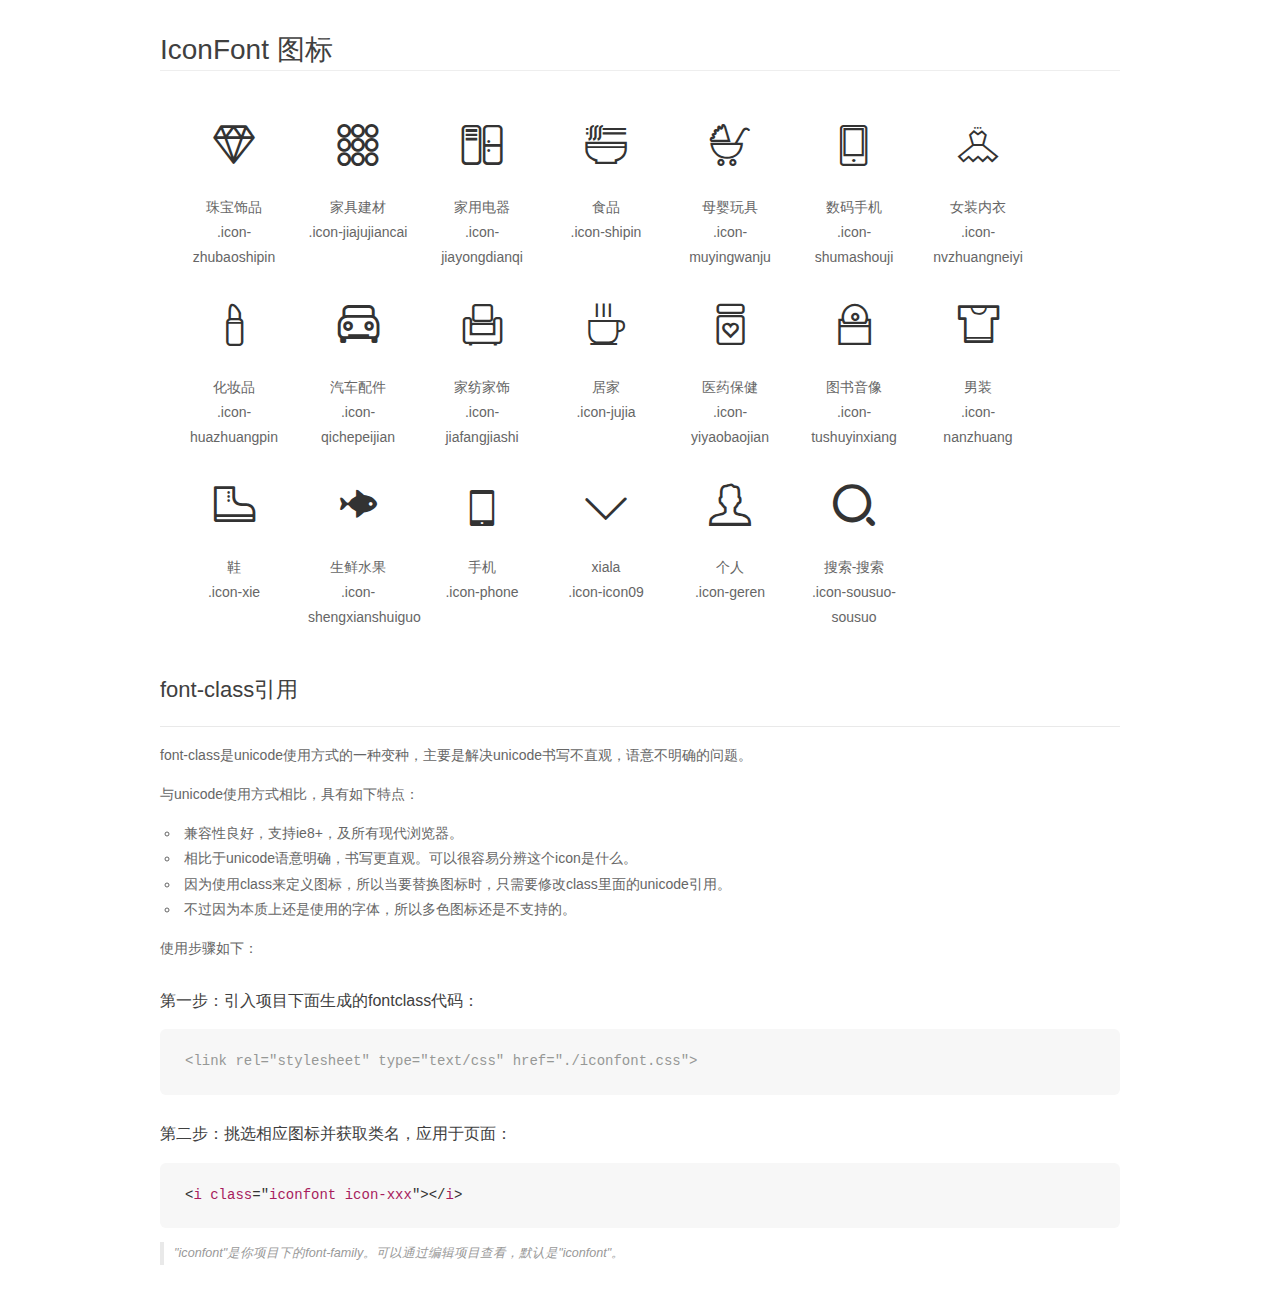
<file: font_h6ixn9jtdd5kx1or/demo_fontclass.html>
<!DOCTYPE html>
<html>
<head>
    <meta charset="utf-8"/>
    <title>IconFont</title>
    <link rel="stylesheet" href="demo.css">
    <link rel="stylesheet" href="iconfont.css">
</head>
<body>
    <div class="main markdown">
        <h1>IconFont 图标</h1>
        <ul class="icon_lists clear">
            
                <li>
                <i class="icon iconfont icon-zhubaoshipin"></i>
                    <div class="name">珠宝饰品</div>
                    <div class="fontclass">.icon-zhubaoshipin</div>
                </li>
            
                <li>
                <i class="icon iconfont icon-jiajujiancai"></i>
                    <div class="name">家具建材</div>
                    <div class="fontclass">.icon-jiajujiancai</div>
                </li>
            
                <li>
                <i class="icon iconfont icon-jiayongdianqi"></i>
                    <div class="name">家用电器</div>
                    <div class="fontclass">.icon-jiayongdianqi</div>
                </li>
            
                <li>
                <i class="icon iconfont icon-shipin"></i>
                    <div class="name">食品</div>
                    <div class="fontclass">.icon-shipin</div>
                </li>
            
                <li>
                <i class="icon iconfont icon-muyingwanju"></i>
                    <div class="name">母婴玩具</div>
                    <div class="fontclass">.icon-muyingwanju</div>
                </li>
            
                <li>
                <i class="icon iconfont icon-shumashouji"></i>
                    <div class="name">数码手机</div>
                    <div class="fontclass">.icon-shumashouji</div>
                </li>
            
                <li>
                <i class="icon iconfont icon-nvzhuangneiyi"></i>
                    <div class="name">女装内衣</div>
                    <div class="fontclass">.icon-nvzhuangneiyi</div>
                </li>
            
                <li>
                <i class="icon iconfont icon-huazhuangpin"></i>
                    <div class="name">化妆品</div>
                    <div class="fontclass">.icon-huazhuangpin</div>
                </li>
            
                <li>
                <i class="icon iconfont icon-qichepeijian"></i>
                    <div class="name">汽车配件</div>
                    <div class="fontclass">.icon-qichepeijian</div>
                </li>
            
                <li>
                <i class="icon iconfont icon-jiafangjiashi"></i>
                    <div class="name">家纺家饰</div>
                    <div class="fontclass">.icon-jiafangjiashi</div>
                </li>
            
                <li>
                <i class="icon iconfont icon-jujia"></i>
                    <div class="name">居家</div>
                    <div class="fontclass">.icon-jujia</div>
                </li>
            
                <li>
                <i class="icon iconfont icon-yiyaobaojian"></i>
                    <div class="name">医药保健</div>
                    <div class="fontclass">.icon-yiyaobaojian</div>
                </li>
            
                <li>
                <i class="icon iconfont icon-tushuyinxiang"></i>
                    <div class="name">图书音像</div>
                    <div class="fontclass">.icon-tushuyinxiang</div>
                </li>
            
                <li>
                <i class="icon iconfont icon-nanzhuang"></i>
                    <div class="name">男装</div>
                    <div class="fontclass">.icon-nanzhuang</div>
                </li>
            
                <li>
                <i class="icon iconfont icon-xie"></i>
                    <div class="name">鞋</div>
                    <div class="fontclass">.icon-xie</div>
                </li>
            
                <li>
                <i class="icon iconfont icon-shengxianshuiguo"></i>
                    <div class="name">生鲜水果</div>
                    <div class="fontclass">.icon-shengxianshuiguo</div>
                </li>
            
                <li>
                <i class="icon iconfont icon-phone"></i>
                    <div class="name">手机</div>
                    <div class="fontclass">.icon-phone</div>
                </li>
            
                <li>
                <i class="icon iconfont icon-icon09"></i>
                    <div class="name">xiala</div>
                    <div class="fontclass">.icon-icon09</div>
                </li>
            
                <li>
                <i class="icon iconfont icon-geren"></i>
                    <div class="name">个人</div>
                    <div class="fontclass">.icon-geren</div>
                </li>
            
                <li>
                <i class="icon iconfont icon-sousuo-sousuo"></i>
                    <div class="name">搜索-搜索</div>
                    <div class="fontclass">.icon-sousuo-sousuo</div>
                </li>
            
        </ul>

        <h2 id="font-class-">font-class引用</h2>
        <hr>

        <p>font-class是unicode使用方式的一种变种，主要是解决unicode书写不直观，语意不明确的问题。</p>
        <p>与unicode使用方式相比，具有如下特点：</p>
        <ul>
        <li>兼容性良好，支持ie8+，及所有现代浏览器。</li>
        <li>相比于unicode语意明确，书写更直观。可以很容易分辨这个icon是什么。</li>
        <li>因为使用class来定义图标，所以当要替换图标时，只需要修改class里面的unicode引用。</li>
        <li>不过因为本质上还是使用的字体，所以多色图标还是不支持的。</li>
        </ul>
        <p>使用步骤如下：</p>
        <h3 id="-fontclass-">第一步：引入项目下面生成的fontclass代码：</h3>


        <pre><code class="lang-js hljs javascript"><span class="hljs-comment">&lt;link rel="stylesheet" type="text/css" href="./iconfont.css"&gt;</span></code></pre>
        <h3 id="-">第二步：挑选相应图标并获取类名，应用于页面：</h3>
        <pre><code class="lang-css hljs">&lt;<span class="hljs-selector-tag">i</span> <span class="hljs-selector-tag">class</span>="<span class="hljs-selector-tag">iconfont</span> <span class="hljs-selector-tag">icon-xxx</span>"&gt;&lt;/<span class="hljs-selector-tag">i</span>&gt;</code></pre>
        <blockquote>
        <p>"iconfont"是你项目下的font-family。可以通过编辑项目查看，默认是"iconfont"。</p>
        </blockquote>
    </div>
</body>
</html>
</file>
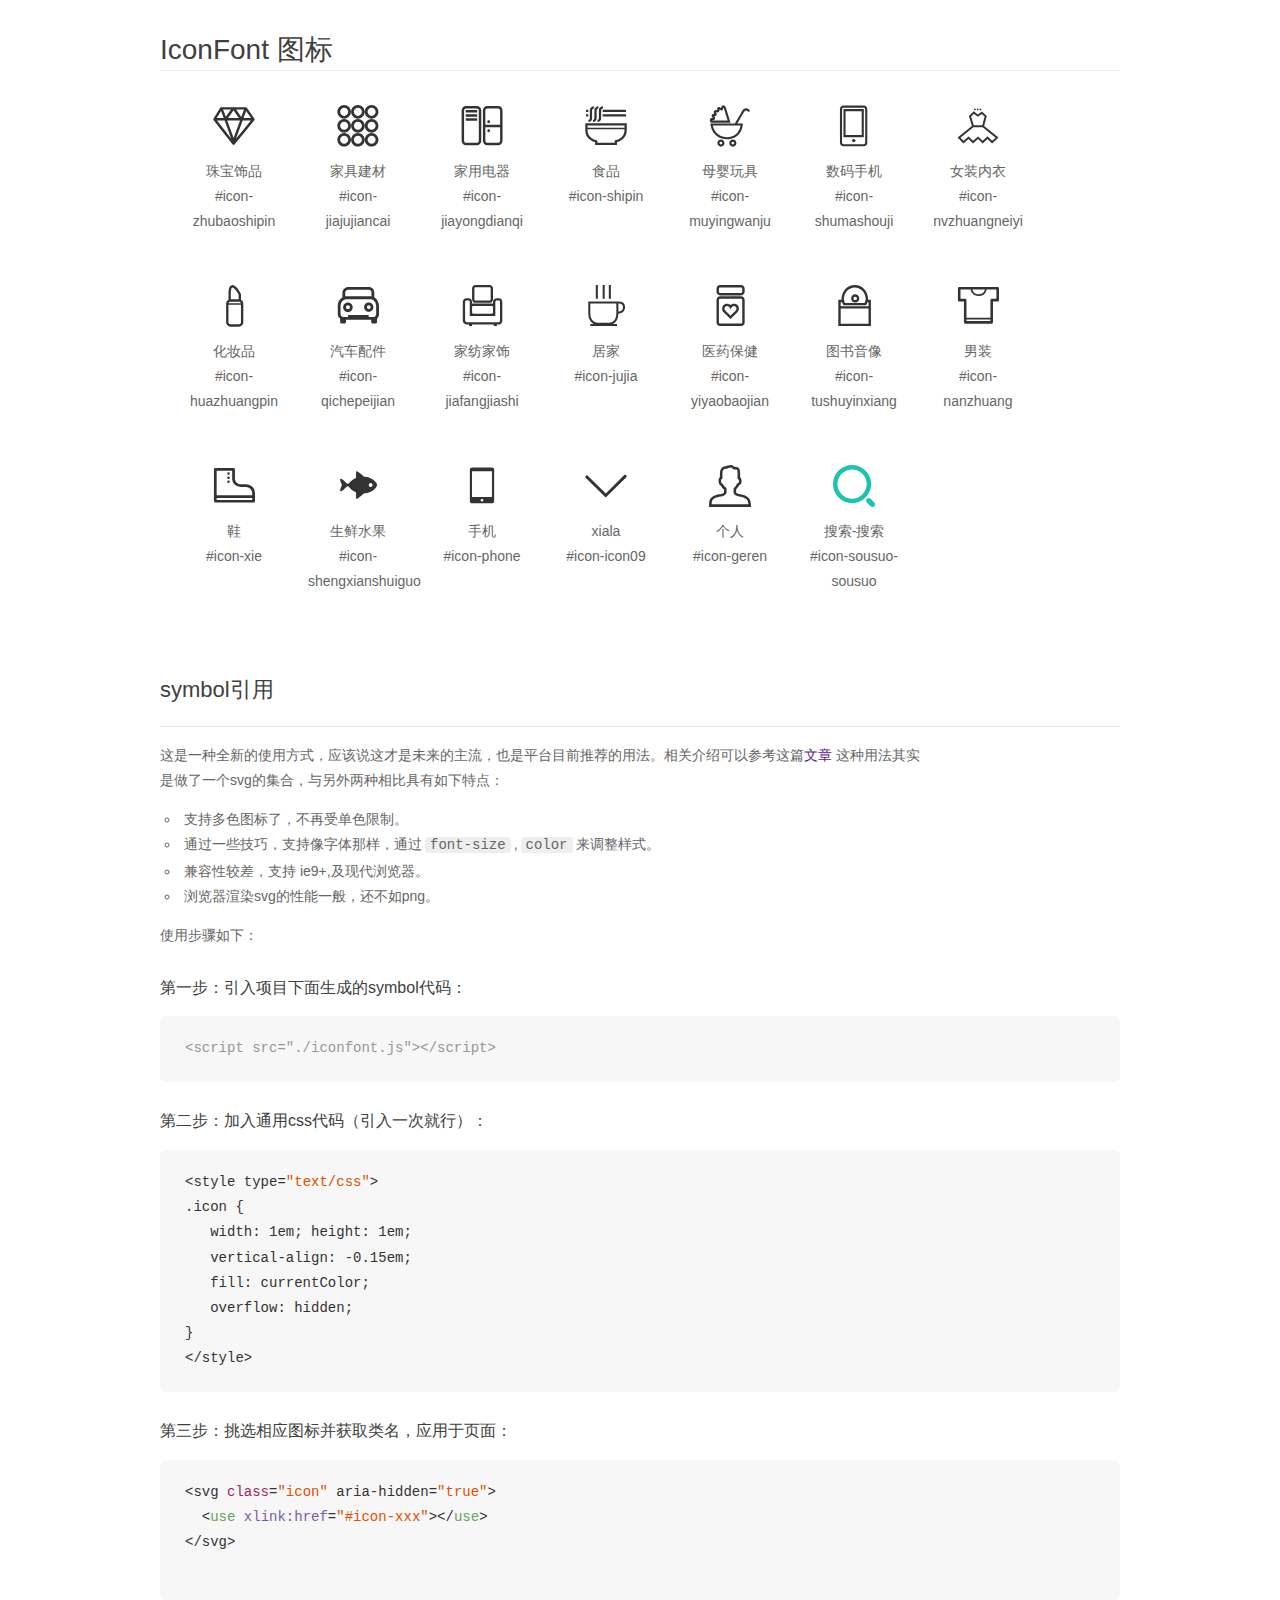
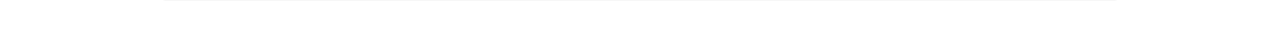
<file: font_h6ixn9jtdd5kx1or/demo_symbol.html>
<!DOCTYPE html>
<html>
<head>
    <meta charset="utf-8"/>
    <title>IconFont</title>
    <link rel="stylesheet" href="demo.css">
    <script src="iconfont.js"></script>

    <style type="text/css">
        .icon {
          /* 通过设置 font-size 来改变图标大小 */
          width: 1em; height: 1em;
          /* 图标和文字相邻时，垂直对齐 */
          vertical-align: -0.15em;
          /* 通过设置 color 来改变 SVG 的颜色/fill */
          fill: currentColor;
          /* path 和 stroke 溢出 viewBox 部分在 IE 下会显示
             normalize.css 中也包含这行 */
          overflow: hidden;
        }

    </style>
</head>
<body>
    <div class="main markdown">
        <h1>IconFont 图标</h1>
        <ul class="icon_lists clear">
            
                <li>
                    <svg class="icon" aria-hidden="true">
                        <use xlink:href="#icon-zhubaoshipin"></use>
                    </svg>
                    <div class="name">珠宝饰品</div>
                    <div class="fontclass">#icon-zhubaoshipin</div>
                </li>
            
                <li>
                    <svg class="icon" aria-hidden="true">
                        <use xlink:href="#icon-jiajujiancai"></use>
                    </svg>
                    <div class="name">家具建材</div>
                    <div class="fontclass">#icon-jiajujiancai</div>
                </li>
            
                <li>
                    <svg class="icon" aria-hidden="true">
                        <use xlink:href="#icon-jiayongdianqi"></use>
                    </svg>
                    <div class="name">家用电器</div>
                    <div class="fontclass">#icon-jiayongdianqi</div>
                </li>
            
                <li>
                    <svg class="icon" aria-hidden="true">
                        <use xlink:href="#icon-shipin"></use>
                    </svg>
                    <div class="name">食品</div>
                    <div class="fontclass">#icon-shipin</div>
                </li>
            
                <li>
                    <svg class="icon" aria-hidden="true">
                        <use xlink:href="#icon-muyingwanju"></use>
                    </svg>
                    <div class="name">母婴玩具</div>
                    <div class="fontclass">#icon-muyingwanju</div>
                </li>
            
                <li>
                    <svg class="icon" aria-hidden="true">
                        <use xlink:href="#icon-shumashouji"></use>
                    </svg>
                    <div class="name">数码手机</div>
                    <div class="fontclass">#icon-shumashouji</div>
                </li>
            
                <li>
                    <svg class="icon" aria-hidden="true">
                        <use xlink:href="#icon-nvzhuangneiyi"></use>
                    </svg>
                    <div class="name">女装内衣</div>
                    <div class="fontclass">#icon-nvzhuangneiyi</div>
                </li>
            
                <li>
                    <svg class="icon" aria-hidden="true">
                        <use xlink:href="#icon-huazhuangpin"></use>
                    </svg>
                    <div class="name">化妆品</div>
                    <div class="fontclass">#icon-huazhuangpin</div>
                </li>
            
                <li>
                    <svg class="icon" aria-hidden="true">
                        <use xlink:href="#icon-qichepeijian"></use>
                    </svg>
                    <div class="name">汽车配件</div>
                    <div class="fontclass">#icon-qichepeijian</div>
                </li>
            
                <li>
                    <svg class="icon" aria-hidden="true">
                        <use xlink:href="#icon-jiafangjiashi"></use>
                    </svg>
                    <div class="name">家纺家饰</div>
                    <div class="fontclass">#icon-jiafangjiashi</div>
                </li>
            
                <li>
                    <svg class="icon" aria-hidden="true">
                        <use xlink:href="#icon-jujia"></use>
                    </svg>
                    <div class="name">居家</div>
                    <div class="fontclass">#icon-jujia</div>
                </li>
            
                <li>
                    <svg class="icon" aria-hidden="true">
                        <use xlink:href="#icon-yiyaobaojian"></use>
                    </svg>
                    <div class="name">医药保健</div>
                    <div class="fontclass">#icon-yiyaobaojian</div>
                </li>
            
                <li>
                    <svg class="icon" aria-hidden="true">
                        <use xlink:href="#icon-tushuyinxiang"></use>
                    </svg>
                    <div class="name">图书音像</div>
                    <div class="fontclass">#icon-tushuyinxiang</div>
                </li>
            
                <li>
                    <svg class="icon" aria-hidden="true">
                        <use xlink:href="#icon-nanzhuang"></use>
                    </svg>
                    <div class="name">男装</div>
                    <div class="fontclass">#icon-nanzhuang</div>
                </li>
            
                <li>
                    <svg class="icon" aria-hidden="true">
                        <use xlink:href="#icon-xie"></use>
                    </svg>
                    <div class="name">鞋</div>
                    <div class="fontclass">#icon-xie</div>
                </li>
            
                <li>
                    <svg class="icon" aria-hidden="true">
                        <use xlink:href="#icon-shengxianshuiguo"></use>
                    </svg>
                    <div class="name">生鲜水果</div>
                    <div class="fontclass">#icon-shengxianshuiguo</div>
                </li>
            
                <li>
                    <svg class="icon" aria-hidden="true">
                        <use xlink:href="#icon-phone"></use>
                    </svg>
                    <div class="name">手机</div>
                    <div class="fontclass">#icon-phone</div>
                </li>
            
                <li>
                    <svg class="icon" aria-hidden="true">
                        <use xlink:href="#icon-icon09"></use>
                    </svg>
                    <div class="name">xiala</div>
                    <div class="fontclass">#icon-icon09</div>
                </li>
            
                <li>
                    <svg class="icon" aria-hidden="true">
                        <use xlink:href="#icon-geren"></use>
                    </svg>
                    <div class="name">个人</div>
                    <div class="fontclass">#icon-geren</div>
                </li>
            
                <li>
                    <svg class="icon" aria-hidden="true">
                        <use xlink:href="#icon-sousuo-sousuo"></use>
                    </svg>
                    <div class="name">搜索-搜索</div>
                    <div class="fontclass">#icon-sousuo-sousuo</div>
                </li>
            
        </ul>


        <h2 id="symbol-">symbol引用</h2>
        <hr>

        <p>这是一种全新的使用方式，应该说这才是未来的主流，也是平台目前推荐的用法。相关介绍可以参考这篇<a href="">文章</a>
        这种用法其实是做了一个svg的集合，与另外两种相比具有如下特点：</p>
        <ul>
          <li>支持多色图标了，不再受单色限制。</li>
          <li>通过一些技巧，支持像字体那样，通过<code>font-size</code>,<code>color</code>来调整样式。</li>
          <li>兼容性较差，支持 ie9+,及现代浏览器。</li>
          <li>浏览器渲染svg的性能一般，还不如png。</li>
        </ul>
        <p>使用步骤如下：</p>
        <h3 id="-symbol-">第一步：引入项目下面生成的symbol代码：</h3>
        <pre><code class="lang-js hljs javascript"><span class="hljs-comment">&lt;script src="./iconfont.js"&gt;&lt;/script&gt;</span></code></pre>
        <h3 id="-css-">第二步：加入通用css代码（引入一次就行）：</h3>
        <pre><code class="lang-js hljs javascript">&lt;style type=<span class="hljs-string">"text/css"</span>&gt;
.icon {
   width: <span class="hljs-number">1</span>em; height: <span class="hljs-number">1</span>em;
   vertical-align: <span class="hljs-number">-0.15</span>em;
   fill: currentColor;
   overflow: hidden;
}
&lt;<span class="hljs-regexp">/style&gt;</span></code></pre>
        <h3 id="-">第三步：挑选相应图标并获取类名，应用于页面：</h3>
        <pre><code class="lang-js hljs javascript">&lt;svg <span class="hljs-class"><span class="hljs-keyword">class</span></span>=<span class="hljs-string">"icon"</span> aria-hidden=<span class="hljs-string">"true"</span>&gt;<span class="xml"><span class="hljs-tag">
  &lt;<span class="hljs-name">use</span> <span class="hljs-attr">xlink:href</span>=<span class="hljs-string">"#icon-xxx"</span>&gt;</span><span class="hljs-tag">&lt;/<span class="hljs-name">use</span>&gt;</span>
</span>&lt;<span class="hljs-regexp">/svg&gt;
        </span></code></pre>
    </div>
</body>
</html>
</file>
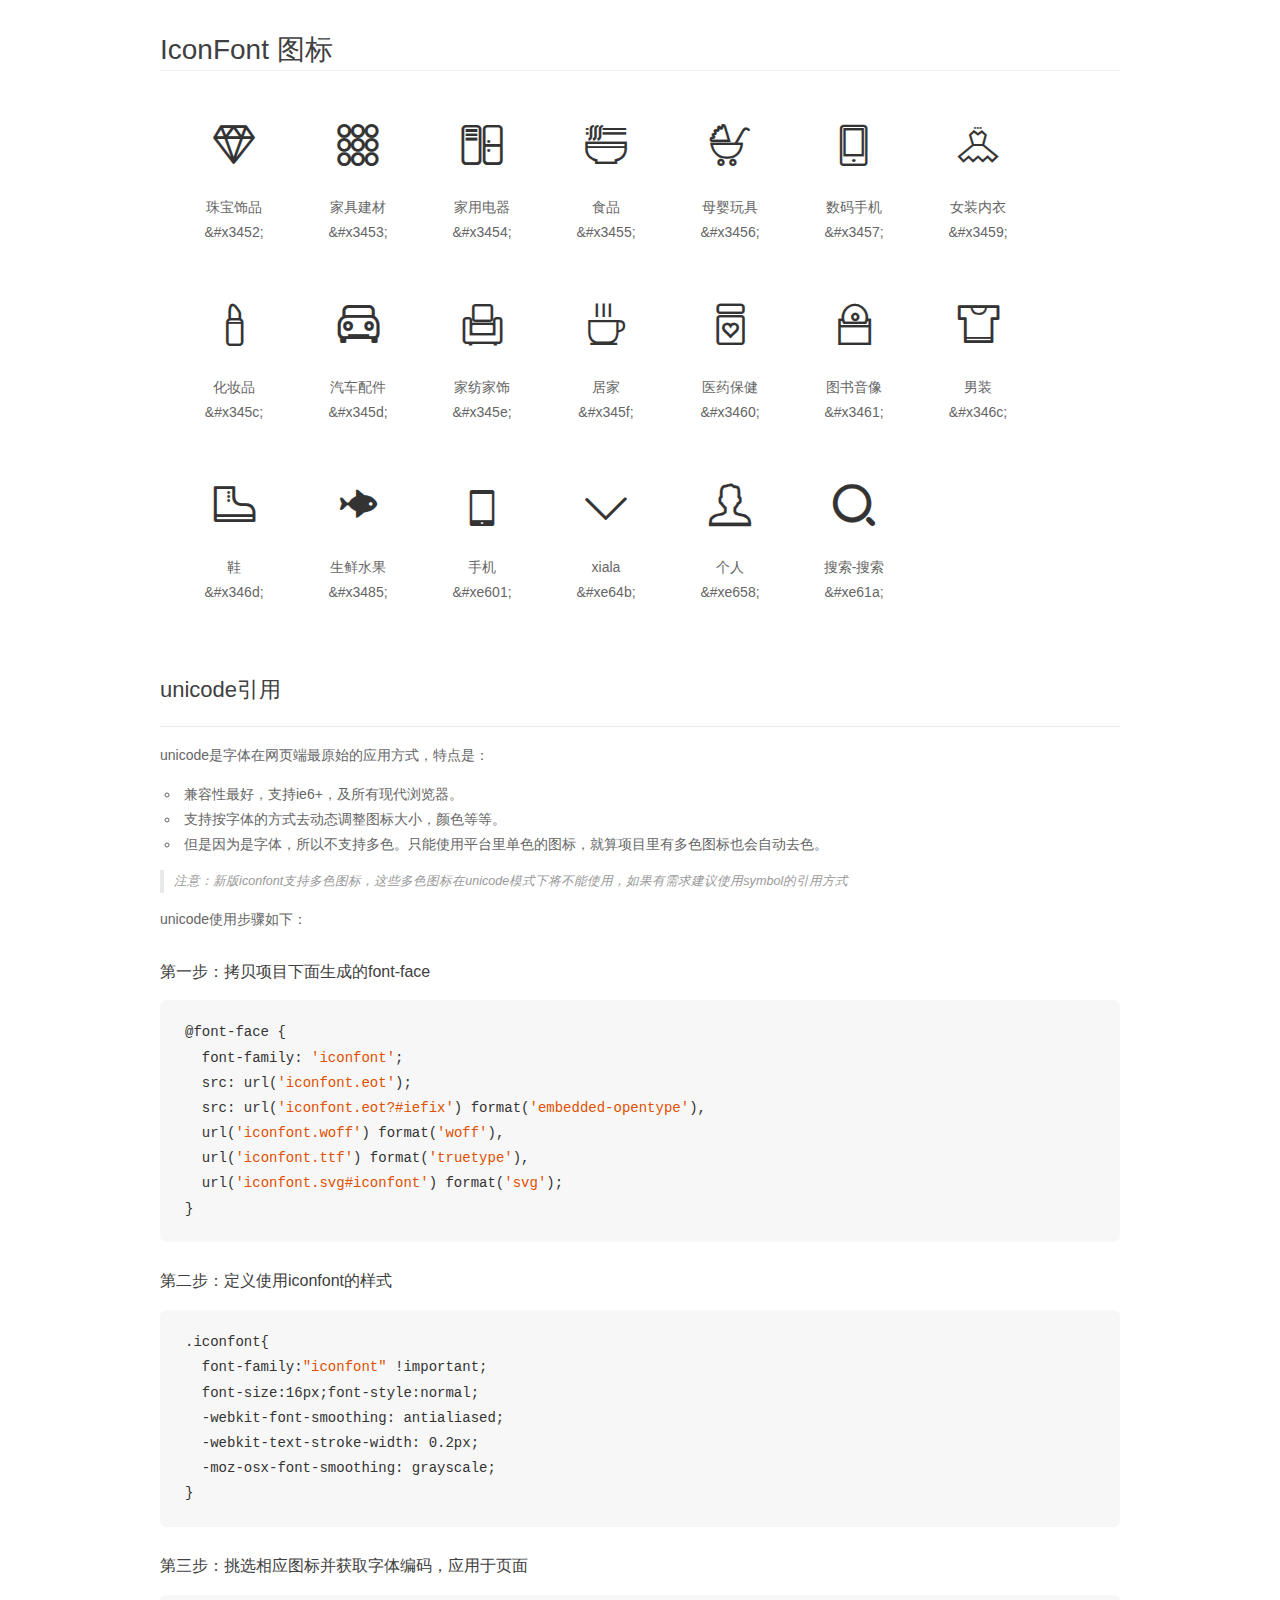
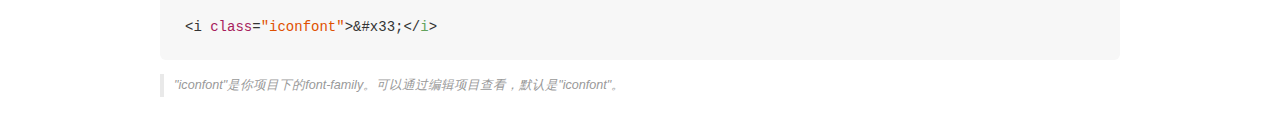
<file: font_h6ixn9jtdd5kx1or/demo_unicode.html>
<!DOCTYPE html>
<html>
<head>
    <meta charset="utf-8"/>
    <title>IconFont</title>
    <link rel="stylesheet" href="demo.css">

    <style type="text/css">

        @font-face {font-family: "iconfont";
          src: url('iconfont.eot'); /* IE9*/
          src: url('iconfont.eot#iefix') format('embedded-opentype'), /* IE6-IE8 */
          url('iconfont.woff') format('woff'), /* chrome, firefox */
          url('iconfont.ttf') format('truetype'), /* chrome, firefox, opera, Safari, Android, iOS 4.2+*/
          url('iconfont.svg#iconfont') format('svg'); /* iOS 4.1- */
        }

        .iconfont {
          font-family:"iconfont" !important;
          font-size:16px;
          font-style:normal;
          -webkit-font-smoothing: antialiased;
          -webkit-text-stroke-width: 0.2px;
          -moz-osx-font-smoothing: grayscale;
        }

    </style>
</head>
<body>
    <div class="main markdown">
        <h1>IconFont 图标</h1>
        <ul class="icon_lists clear">
            
                <li>
                <i class="icon iconfont">&#x3452;</i>
                    <div class="name">珠宝饰品</div>
                    <div class="code">&amp;#x3452;</div>
                </li>
            
                <li>
                <i class="icon iconfont">&#x3453;</i>
                    <div class="name">家具建材</div>
                    <div class="code">&amp;#x3453;</div>
                </li>
            
                <li>
                <i class="icon iconfont">&#x3454;</i>
                    <div class="name">家用电器</div>
                    <div class="code">&amp;#x3454;</div>
                </li>
            
                <li>
                <i class="icon iconfont">&#x3455;</i>
                    <div class="name">食品</div>
                    <div class="code">&amp;#x3455;</div>
                </li>
            
                <li>
                <i class="icon iconfont">&#x3456;</i>
                    <div class="name">母婴玩具</div>
                    <div class="code">&amp;#x3456;</div>
                </li>
            
                <li>
                <i class="icon iconfont">&#x3457;</i>
                    <div class="name">数码手机</div>
                    <div class="code">&amp;#x3457;</div>
                </li>
            
                <li>
                <i class="icon iconfont">&#x3459;</i>
                    <div class="name">女装内衣</div>
                    <div class="code">&amp;#x3459;</div>
                </li>
            
                <li>
                <i class="icon iconfont">&#x345c;</i>
                    <div class="name">化妆品</div>
                    <div class="code">&amp;#x345c;</div>
                </li>
            
                <li>
                <i class="icon iconfont">&#x345d;</i>
                    <div class="name">汽车配件</div>
                    <div class="code">&amp;#x345d;</div>
                </li>
            
                <li>
                <i class="icon iconfont">&#x345e;</i>
                    <div class="name">家纺家饰</div>
                    <div class="code">&amp;#x345e;</div>
                </li>
            
                <li>
                <i class="icon iconfont">&#x345f;</i>
                    <div class="name">居家</div>
                    <div class="code">&amp;#x345f;</div>
                </li>
            
                <li>
                <i class="icon iconfont">&#x3460;</i>
                    <div class="name">医药保健</div>
                    <div class="code">&amp;#x3460;</div>
                </li>
            
                <li>
                <i class="icon iconfont">&#x3461;</i>
                    <div class="name">图书音像</div>
                    <div class="code">&amp;#x3461;</div>
                </li>
            
                <li>
                <i class="icon iconfont">&#x346c;</i>
                    <div class="name">男装</div>
                    <div class="code">&amp;#x346c;</div>
                </li>
            
                <li>
                <i class="icon iconfont">&#x346d;</i>
                    <div class="name">鞋</div>
                    <div class="code">&amp;#x346d;</div>
                </li>
            
                <li>
                <i class="icon iconfont">&#x3485;</i>
                    <div class="name">生鲜水果</div>
                    <div class="code">&amp;#x3485;</div>
                </li>
            
                <li>
                <i class="icon iconfont">&#xe601;</i>
                    <div class="name">手机</div>
                    <div class="code">&amp;#xe601;</div>
                </li>
            
                <li>
                <i class="icon iconfont">&#xe64b;</i>
                    <div class="name">xiala</div>
                    <div class="code">&amp;#xe64b;</div>
                </li>
            
                <li>
                <i class="icon iconfont">&#xe658;</i>
                    <div class="name">个人</div>
                    <div class="code">&amp;#xe658;</div>
                </li>
            
                <li>
                <i class="icon iconfont">&#xe61a;</i>
                    <div class="name">搜索-搜索</div>
                    <div class="code">&amp;#xe61a;</div>
                </li>
            
        </ul>
        <h2 id="unicode-">unicode引用</h2>
        <hr>

        <p>unicode是字体在网页端最原始的应用方式，特点是：</p>
        <ul>
        <li>兼容性最好，支持ie6+，及所有现代浏览器。</li>
        <li>支持按字体的方式去动态调整图标大小，颜色等等。</li>
        <li>但是因为是字体，所以不支持多色。只能使用平台里单色的图标，就算项目里有多色图标也会自动去色。</li>
        </ul>
        <blockquote>
        <p>注意：新版iconfont支持多色图标，这些多色图标在unicode模式下将不能使用，如果有需求建议使用symbol的引用方式</p>
        </blockquote>
        <p>unicode使用步骤如下：</p>
        <h3 id="-font-face">第一步：拷贝项目下面生成的font-face</h3>
        <pre><code class="lang-js hljs javascript">@font-face {
  font-family: <span class="hljs-string">'iconfont'</span>;
  src: url(<span class="hljs-string">'iconfont.eot'</span>);
  src: url(<span class="hljs-string">'iconfont.eot?#iefix'</span>) format(<span class="hljs-string">'embedded-opentype'</span>),
  url(<span class="hljs-string">'iconfont.woff'</span>) format(<span class="hljs-string">'woff'</span>),
  url(<span class="hljs-string">'iconfont.ttf'</span>) format(<span class="hljs-string">'truetype'</span>),
  url(<span class="hljs-string">'iconfont.svg#iconfont'</span>) format(<span class="hljs-string">'svg'</span>);
}
</code></pre>
        <h3 id="-iconfont-">第二步：定义使用iconfont的样式</h3>
        <pre><code class="lang-js hljs javascript">.iconfont{
  font-family:<span class="hljs-string">"iconfont"</span> !important;
  font-size:<span class="hljs-number">16</span>px;font-style:normal;
  -webkit-font-smoothing: antialiased;
  -webkit-text-stroke-width: <span class="hljs-number">0.2</span>px;
  -moz-osx-font-smoothing: grayscale;
}
</code></pre>
        <h3 id="-">第三步：挑选相应图标并获取字体编码，应用于页面</h3>
        <pre><code class="lang-js hljs javascript">&lt;i <span class="hljs-class"><span class="hljs-keyword">class</span></span>=<span class="hljs-string">"iconfont"</span>&gt;&amp;#x33;<span class="xml"><span class="hljs-tag">&lt;/<span class="hljs-name">i</span>&gt;</span></span></code></pre>

        <blockquote>
        <p>"iconfont"是你项目下的font-family。可以通过编辑项目查看，默认是"iconfont"。</p>
        </blockquote>
    </div>


</body>
</html>
</file>
<file: font_h6ixn9jtdd5kx1or/iconfont.css>
@font-face {font-family: "iconfont";
  src: url('iconfont.eot?t=1484230090299'); /* IE9*/
  src: url('iconfont.eot?t=1484230090299#iefix') format('embedded-opentype'), /* IE6-IE8 */
  url('iconfont.woff?t=1484230090299') format('woff'), /* chrome, firefox */
  url('iconfont.ttf?t=1484230090299') format('truetype'), /* chrome, firefox, opera, Safari, Android, iOS 4.2+*/
  url('iconfont.svg?t=1484230090299#iconfont') format('svg'); /* iOS 4.1- */
}

.iconfont {
  font-family:"iconfont" !important;
  font-size:16px;
  font-style:normal;
  -webkit-font-smoothing: antialiased;
  -moz-osx-font-smoothing: grayscale;
}

.icon-zhubaoshipin:before { content: "\3452"; }

.icon-jiajujiancai:before { content: "\3453"; }

.icon-jiayongdianqi:before { content: "\3454"; }

.icon-shipin:before { content: "\3455"; }

.icon-muyingwanju:before { content: "\3456"; }

.icon-shumashouji:before { content: "\3457"; }

.icon-nvzhuangneiyi:before { content: "\3459"; }

.icon-huazhuangpin:before { content: "\345c"; }

.icon-qichepeijian:before { content: "\345d"; }

.icon-jiafangjiashi:before { content: "\345e"; }

.icon-jujia:before { content: "\345f"; }

.icon-yiyaobaojian:before { content: "\3460"; }

.icon-tushuyinxiang:before { content: "\3461"; }

.icon-nanzhuang:before { content: "\346c"; }

.icon-xie:before { content: "\346d"; }

.icon-shengxianshuiguo:before { content: "\3485"; }

.icon-phone:before { content: "\e601"; }

.icon-icon09:before { content: "\e64b"; }

.icon-geren:before { content: "\e658"; }

.icon-sousuo-sousuo:before { content: "\e61a"; }
</file>
<file: font_h6ixn9jtdd5kx1or/demo.css>
*{margin: 0;padding: 0;list-style: none;}
/*
KISSY CSS Reset
理念：1. reset 的目的不是清除浏览器的默认样式，这仅是部分工作。清除和重置是紧密不可分的。
2. reset 的目的不是让默认样式在所有浏览器下一致，而是减少默认样式有可能带来的问题。
3. reset 期望提供一套普适通用的基础样式。但没有银弹，推荐根据具体需求，裁剪和修改后再使用。
特色：1. 适应中文；2. 基于最新主流浏览器。
维护：玉伯<lifesinger@gmail.com>, 正淳<ragecarrier@gmail.com>
 */

/** 清除内外边距 **/
body, h1, h2, h3, h4, h5, h6, hr, p, blockquote, /* structural elements 结构元素 */
dl, dt, dd, ul, ol, li, /* list elements 列表元素 */
pre, /* text formatting elements 文本格式元素 */
form, fieldset, legend, button, input, textarea, /* form elements 表单元素 */
th, td /* table elements 表格元素 */ {
  margin: 0;
  padding: 0;
}

/** 设置默认字体 **/
body,
button, input, select, textarea /* for ie */ {
  font: 12px/1.5 tahoma, arial, \5b8b\4f53, sans-serif;
}
h1, h2, h3, h4, h5, h6 { font-size: 100%; }
address, cite, dfn, em, var { font-style: normal; } /* 将斜体扶正 */
code, kbd, pre, samp { font-family: courier new, courier, monospace; } /* 统一等宽字体 */
small { font-size: 12px; } /* 小于 12px 的中文很难阅读，让 small 正常化 */

/** 重置列表元素 **/
ul, ol { list-style: none; }

/** 重置文本格式元素 **/
a { text-decoration: none; }
a:hover { text-decoration: underline; }


/** 重置表单元素 **/
legend { color: #000; } /* for ie6 */
fieldset, img { border: 0; } /* img 搭车：让链接里的 img 无边框 */
button, input, select, textarea { font-size: 100%; } /* 使得表单元素在 ie 下能继承字体大小 */
/* 注：optgroup 无法扶正 */

/** 重置表格元素 **/
table { border-collapse: collapse; border-spacing: 0; }

/* 清除浮动 */
.ks-clear:after, .clear:after {
  content: '\20';
  display: block;
  height: 0;
  clear: both;
}
.ks-clear, .clear {
  *zoom: 1;
}

.main {
  padding: 30px 100px;
width: 960px;
margin: 0 auto;
}
.main h1{font-size:36px; color:#333; text-align:left;margin-bottom:30px; border-bottom: 1px solid #eee;}

.helps{margin-top:40px;}
.helps pre{
  padding:20px;
  margin:10px 0;
  border:solid 1px #e7e1cd;
  background-color: #fffdef;
  overflow: auto;
}

.icon_lists{
  width: 100% !important;

}

.icon_lists li{
  float:left;
  width: 100px;
  height:180px;
  text-align: center;
  list-style: none !important;
}
.icon_lists .icon{
  font-size: 42px;
  line-height: 100px;
  margin: 10px 0;
  color:#333;
  -webkit-transition: font-size 0.25s ease-out 0s;
  -moz-transition: font-size 0.25s ease-out 0s;
  transition: font-size 0.25s ease-out 0s;

}
.icon_lists .icon:hover{
  font-size: 100px;
}



.markdown {
  color: #666;
  font-size: 14px;
  line-height: 1.8;
}

.highlight {
  line-height: 1.5;
}

.markdown img {
  vertical-align: middle;
  max-width: 100%;
}

.markdown h1 {
  color: #404040;
  font-weight: 500;
  line-height: 40px;
  margin-bottom: 24px;
}

.markdown h2,
.markdown h3,
.markdown h4,
.markdown h5,
.markdown h6 {
  color: #404040;
  margin: 1.6em 0 0.6em 0;
  font-weight: 500;
  clear: both;
}

.markdown h1 {
  font-size: 28px;
}

.markdown h2 {
  font-size: 22px;
}

.markdown h3 {
  font-size: 16px;
}

.markdown h4 {
  font-size: 14px;
}

.markdown h5 {
  font-size: 12px;
}

.markdown h6 {
  font-size: 12px;
}

.markdown hr {
  height: 1px;
  border: 0;
  background: #e9e9e9;
  margin: 16px 0;
  clear: both;
}

.markdown p,
.markdown pre {
  margin: 1em 0;
}

.markdown > p,
.markdown > blockquote,
.markdown > .highlight,
.markdown > ol,
.markdown > ul {
  width: 80%;
}

.markdown ul > li {
  list-style: circle;
}

.markdown > ul li,
.markdown blockquote ul > li {
  margin-left: 20px;
  padding-left: 4px;
}

.markdown > ul li p,
.markdown > ol li p {
  margin: 0.6em 0;
}

.markdown ol > li {
  list-style: decimal;
}

.markdown > ol li,
.markdown blockquote ol > li {
  margin-left: 20px;
  padding-left: 4px;
}

.markdown code {
  margin: 0 3px;
  padding: 0 5px;
  background: #eee;
  border-radius: 3px;
}

.markdown pre {
  border-radius: 6px;
  background: #f7f7f7;
  padding: 20px;
}

.markdown pre code {
  border: none;
  background: #f7f7f7;
  margin: 0;
}

.markdown strong,
.markdown b {
  font-weight: 600;
}

.markdown > table {
  border-collapse: collapse;
  border-spacing: 0px;
  empty-cells: show;
  border: 1px solid #e9e9e9;
  width: 95%;
  margin-bottom: 24px;
}

.markdown > table th {
  white-space: nowrap;
  color: #333;
  font-weight: 600;

}

.markdown > table th,
.markdown > table td {
  border: 1px solid #e9e9e9;
  padding: 8px 16px;
  text-align: left;
}

.markdown > table th {
  background: #F7F7F7;
}

.markdown blockquote {
  font-size: 90%;
  color: #999;
  border-left: 4px solid #e9e9e9;
  padding-left: 0.8em;
  margin: 1em 0;
  font-style: italic;
}

.markdown blockquote p {
  margin: 0;
}

.markdown .anchor {
  opacity: 0;
  transition: opacity 0.3s ease;
  margin-left: 8px;
}

.markdown .waiting {
  color: #ccc;
}

.markdown h1:hover .anchor,
.markdown h2:hover .anchor,
.markdown h3:hover .anchor,
.markdown h4:hover .anchor,
.markdown h5:hover .anchor,
.markdown h6:hover .anchor {
  opacity: 1;
  display: inline-block;
}

.markdown > br,
.markdown > p > br {
  clear: both;
}


.hljs {
  display: block;
  background: white;
  padding: 0.5em;
  color: #333333;
  overflow-x: auto;
}

.hljs-comment,
.hljs-meta {
  color: #969896;
}

.hljs-string,
.hljs-variable,
.hljs-template-variable,
.hljs-strong,
.hljs-emphasis,
.hljs-quote {
  color: #df5000;
}

.hljs-keyword,
.hljs-selector-tag,
.hljs-type {
  color: #a71d5d;
}

.hljs-literal,
.hljs-symbol,
.hljs-bullet,
.hljs-attribute {
  color: #0086b3;
}

.hljs-section,
.hljs-name {
  color: #63a35c;
}

.hljs-tag {
  color: #333333;
}

.hljs-title,
.hljs-attr,
.hljs-selector-id,
.hljs-selector-class,
.hljs-selector-attr,
.hljs-selector-pseudo {
  color: #795da3;
}

.hljs-addition {
  color: #55a532;
  background-color: #eaffea;
}

.hljs-deletion {
  color: #bd2c00;
  background-color: #ffecec;
}

.hljs-link {
  text-decoration: underline;
}

pre{
  background: #fff;
}
</file>
